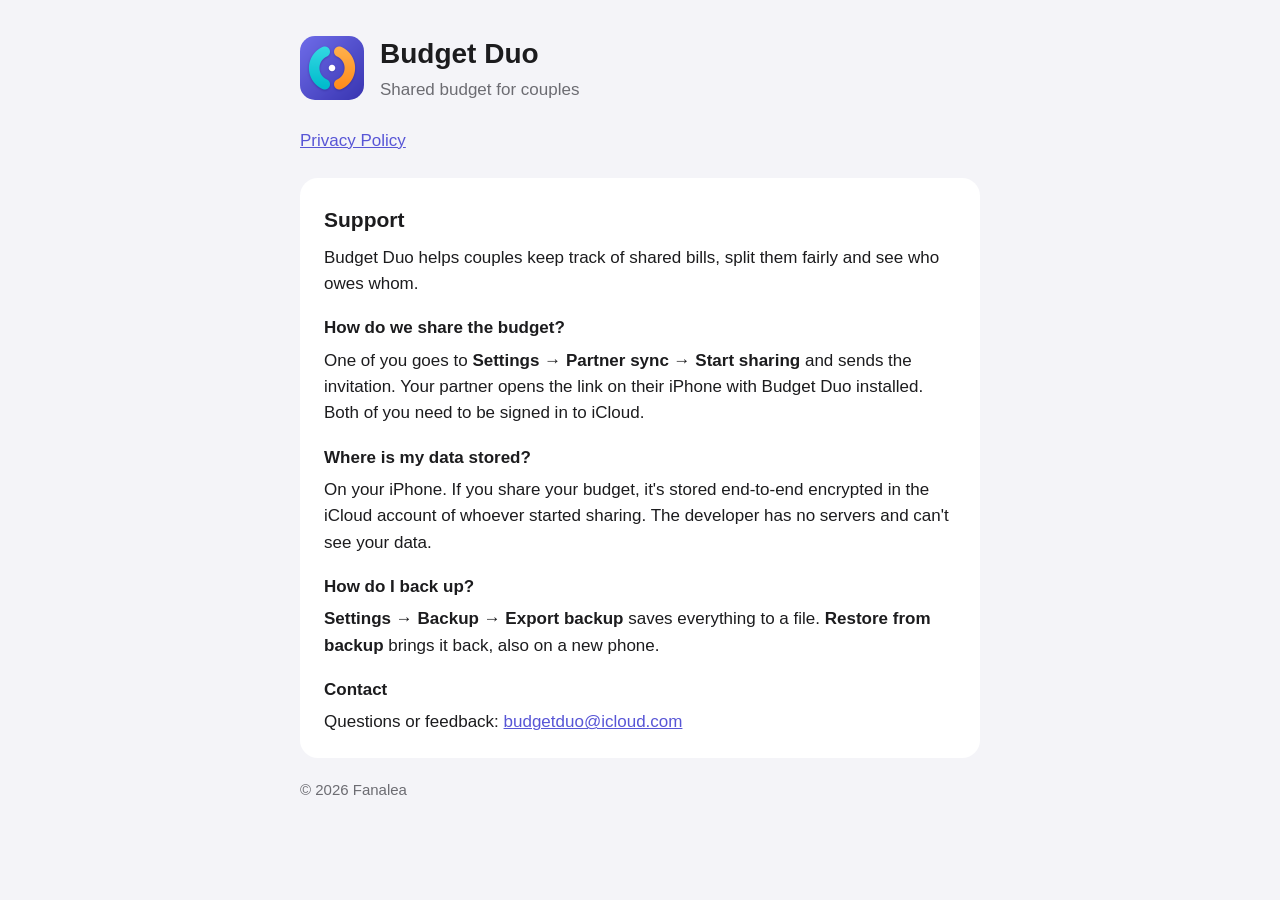
<file: index.html>
<!doctype html>
<html lang="en">
<head>
  <meta charset="utf-8">
  <meta name="viewport" content="width=device-width, initial-scale=1">
  <title>Budget Duo – Support</title>
  <link rel="stylesheet" href="style.css">
</head>
<body>
<main>
  <header>
    <img src="icon.png" alt="">
    <div>
      <h1>Budget Duo</h1>
      <p>Shared budget for couples</p>
    </div>
  </header>

  <nav>
    <a href="privacy.html">Privacy Policy</a>
  </nav>

  <section>
    <h2>Support</h2>
    <p>Budget Duo helps couples keep track of shared bills, split them fairly and see who owes whom.</p>

    <h3>How do we share the budget?</h3>
    <p>One of you goes to <b>Settings → Partner sync → Start sharing</b> and sends the invitation. Your partner opens the link on their iPhone with Budget Duo installed. Both of you need to be signed in to iCloud.</p>

    <h3>Where is my data stored?</h3>
    <p>On your iPhone. If you share your budget, it's stored end-to-end encrypted in the iCloud account of whoever started sharing. The developer has no servers and can't see your data.</p>

    <h3>How do I back up?</h3>
    <p><b>Settings → Backup → Export backup</b> saves everything to a file. <b>Restore from backup</b> brings it back, also on a new phone.</p>

    <h3>Contact</h3>
    <p>Questions or feedback: <a href="mailto:budgetduo@icloud.com">budgetduo@icloud.com</a></p>
  </section>

  <p class="muted">© 2026 Fanalea</p>
</main>
</body>
</html>
</file>
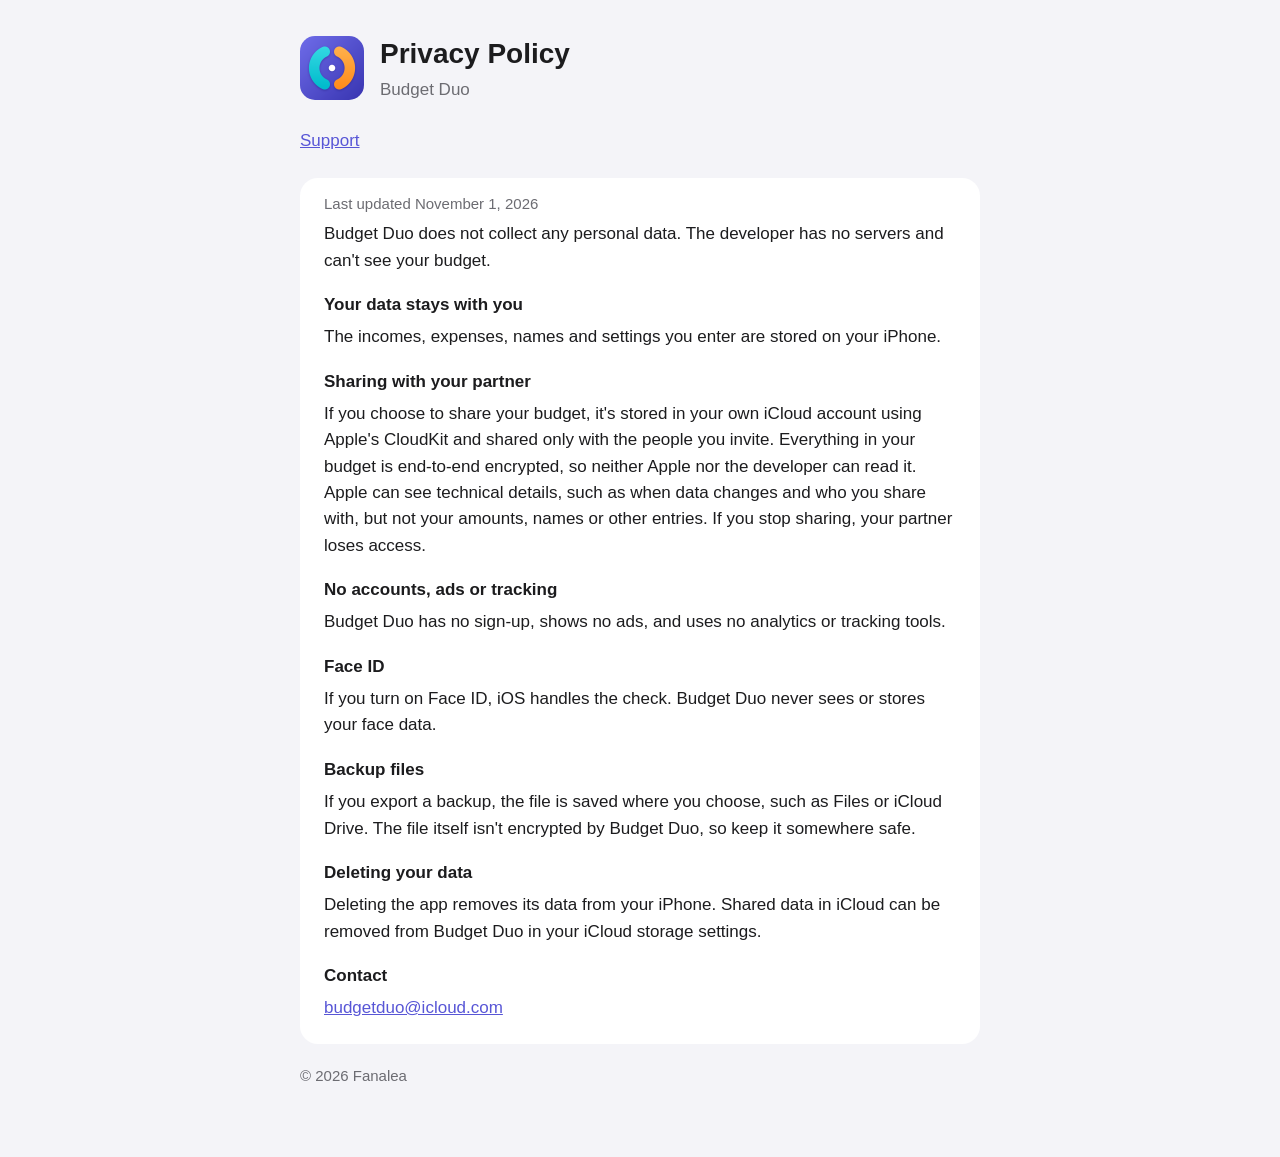
<file: privacy.html>
<!doctype html>
<html lang="en">
<head>
  <meta charset="utf-8">
  <meta name="viewport" content="width=device-width, initial-scale=1">
  <title>Budget Duo – Privacy Policy</title>
  <link rel="stylesheet" href="style.css">
</head>
<body>
<main>
  <header>
    <img src="icon.png" alt="">
    <div>
      <h1>Privacy Policy</h1>
      <p>Budget Duo</p>
    </div>
  </header>

  <nav>
    <a href="index.html">Support</a>
  </nav>

  <section>
    <p class="muted">Last updated November 1, 2026</p>
    <p>Budget Duo does not collect any personal data. The developer has no servers and can't see your budget.</p>

    <h3>Your data stays with you</h3>
    <p>The incomes, expenses, names and settings you enter are stored on your iPhone.</p>

    <h3>Sharing with your partner</h3>
    <p>If you choose to share your budget, it's stored in your own iCloud account using Apple's CloudKit and shared only with the people you invite. Everything in your budget is end-to-end encrypted, so neither Apple nor the developer can read it. Apple can see technical details, such as when data changes and who you share with, but not your amounts, names or other entries. If you stop sharing, your partner loses access.</p>

    <h3>No accounts, ads or tracking</h3>
    <p>Budget Duo has no sign-up, shows no ads, and uses no analytics or tracking tools.</p>

    <h3>Face ID</h3>
    <p>If you turn on Face ID, iOS handles the check. Budget Duo never sees or stores your face data.</p>

    <h3>Backup files</h3>
    <p>If you export a backup, the file is saved where you choose, such as Files or iCloud Drive. The file itself isn't encrypted by Budget Duo, so keep it somewhere safe.</p>

    <h3>Deleting your data</h3>
    <p>Deleting the app removes its data from your iPhone. Shared data in iCloud can be removed from Budget Duo in your iCloud storage settings.</p>

    <h3>Contact</h3>
    <p><a href="mailto:budgetduo@icloud.com">budgetduo@icloud.com</a></p>
  </section>

  <p class="muted">© 2026 Fanalea</p>
</main>
</body>
</html>
</file>
<file: style.css>
:root {
  --bg: #f4f4f8;
  --card: #ffffff;
  --text: #1c1c1e;
  --muted: #6c6c72;
  --accent: #5856d6;
  color-scheme: light;
}

@media (prefers-color-scheme: dark) {
  :root {
    --bg: #0f0f14;
    --card: #1c1c22;
    --text: #f2f2f7;
    --muted: #a1a1aa;
    --accent: #8e8cf5;
    color-scheme: dark;
  }
}

* { box-sizing: border-box; }

body {
  margin: 0;
  padding: 32px 20px 64px;
  background: var(--bg);
  color: var(--text);
  font: 17px/1.55 -apple-system, BlinkMacSystemFont, "Segoe UI", Roboto, sans-serif;
}

main { max-width: 680px; margin: 0 auto; }

header { display: flex; align-items: center; gap: 16px; margin-bottom: 24px; }
header img { width: 64px; height: 64px; border-radius: 15px; }
header h1 { margin: 0; font-size: 28px; }
header p { margin: 2px 0 0; color: var(--muted); }

nav { display: flex; gap: 16px; flex-wrap: wrap; margin-bottom: 24px; }
a { color: var(--accent); }

section {
  background: var(--card);
  border-radius: 18px;
  padding: 8px 24px 16px;
  margin-bottom: 20px;
}

h2 { font-size: 21px; margin: 18px 0 8px; }
h3 { font-size: 17px; margin: 18px 0 4px; }
p, li { margin: 6px 0; }
.muted { color: var(--muted); font-size: 15px; }
</file>
